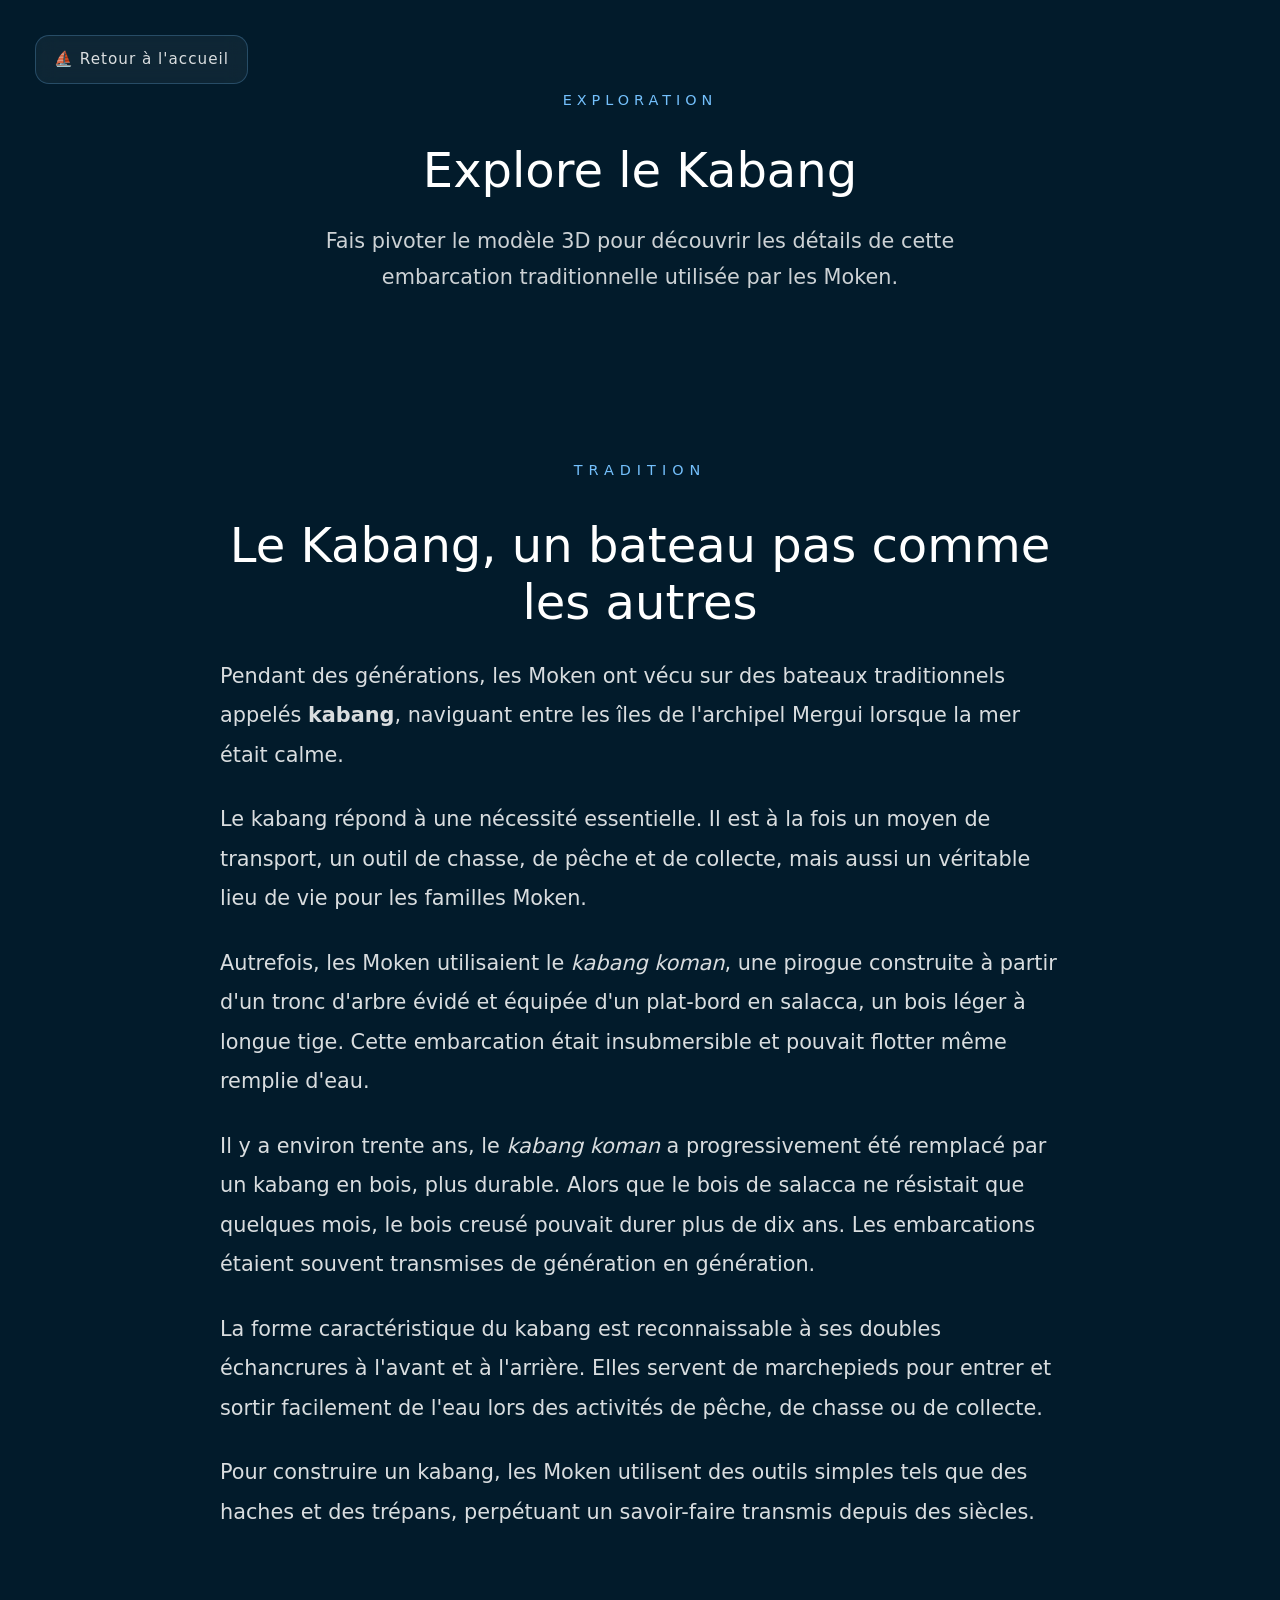
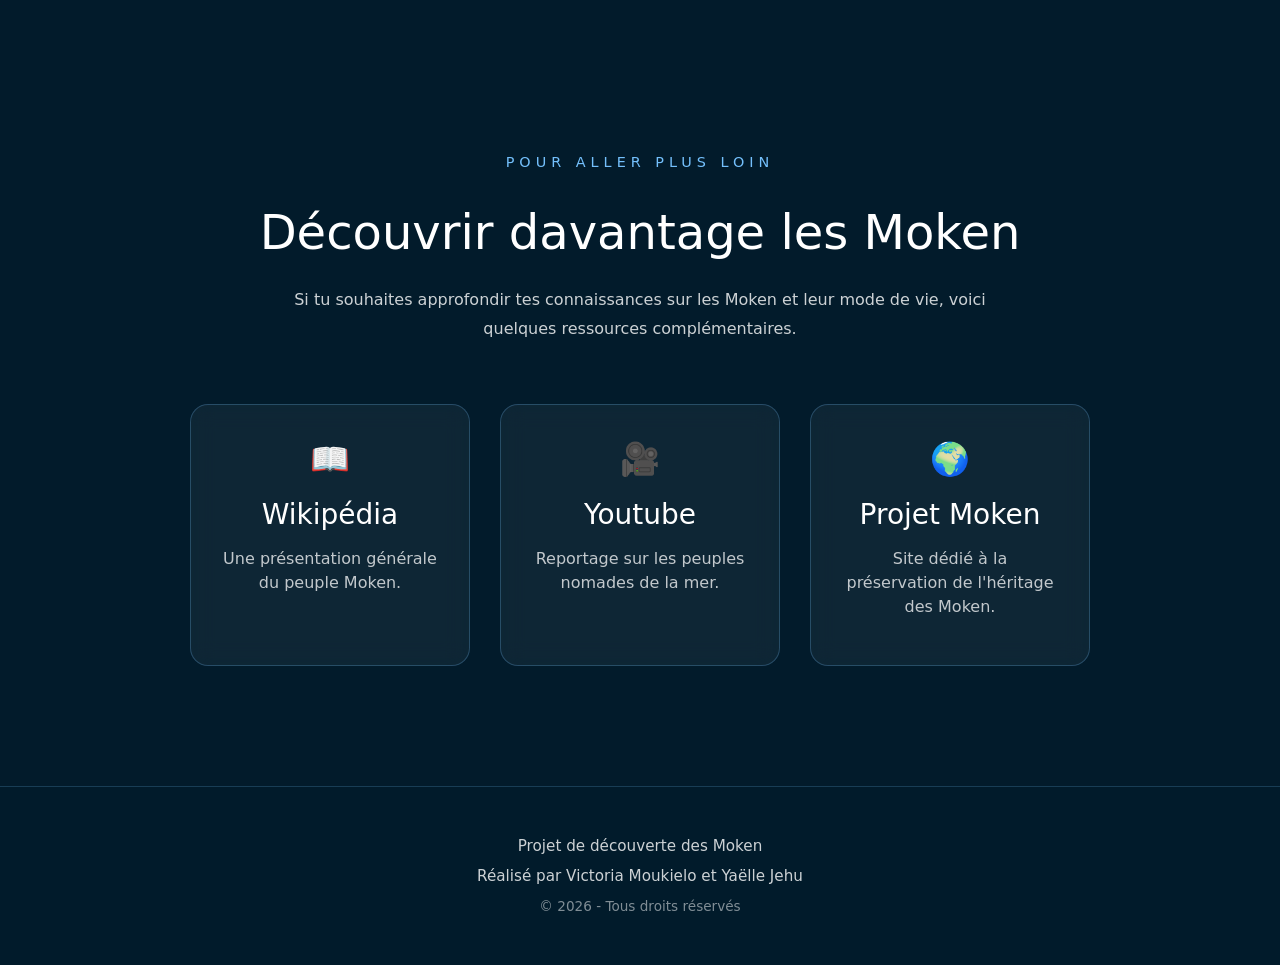
<file: model.html>
<!DOCTYPE html>
<html lang="fr">

<head>
    <meta charset="UTF-8">
    <meta name="viewport" content="width=device-width, initial-scale=1.0">
    <link href="style.css" rel="stylesheet" >
    <link href="https://cdn.jsdelivr.net/npm/bootstrap@5.3.3/dist/css/bootstrap.min.css" rel="stylesheet"
        integrity="sha384-QWTKZyjpPEjISv5WaRU9OFeRpok6YctnYmDr5pNlyT2bRjXh0JMhjY6hW+ALEwIH" crossorigin="anonymous">
    <title>Le Kabang</title>
</head>

<body class="fond-bleu2">

    <a href="index.html" class="back-home">
    ⛵ Retour à l'accueil
</a>
    <section class="hero-kabang">

    <span class="section-tag-kabang">EXPLORATION</span>

    <h1>Explore le Kabang</h1>

   <p>
        Fais pivoter le modèle 3D pour découvrir les détails
        de cette embarcation traditionnelle utilisée par les Moken.
    </p>

</section>


    <div style="margin-bottom: 100px;">
        <div>
            <main>
                <div id="container3D"> </div>
            </main>



            <script type="module" src="main.js"></script>

        </div>
        <div class="kabang-text">
<div class="titre-kabang">
    <span class="hero-tag">TRADITION</span>

    <h2>Le Kabang, un bateau pas comme les autres</h2>
</div>

    <p>
        Pendant des générations, les Moken ont vécu sur des bateaux traditionnels appelés <strong>kabang</strong>,
        naviguant entre les îles de l'archipel Mergui lorsque la mer était calme.
    </p>

    <p>
        Le kabang répond à une nécessité essentielle. Il est à la fois un moyen de transport,
        un outil de chasse, de pêche et de collecte, mais aussi un véritable lieu de vie pour les familles Moken.
    </p>

    <p>
        Autrefois, les Moken utilisaient le <em>kabang koman</em>, une pirogue construite à partir d'un tronc
        d'arbre évidé et équipée d'un plat-bord en salacca, un bois léger à longue tige.
        Cette embarcation était insubmersible et pouvait flotter même remplie d'eau.
    </p>

    <p>
        Il y a environ trente ans, le <em>kabang koman</em> a progressivement été remplacé par un kabang en bois,
        plus durable. Alors que le bois de salacca ne résistait que quelques mois,
        le bois creusé pouvait durer plus de dix ans. Les embarcations étaient souvent transmises
        de génération en génération.
    </p>

    <p>
        La forme caractéristique du kabang est reconnaissable à ses doubles échancrures à l'avant et à l'arrière.
        Elles servent de marchepieds pour entrer et sortir facilement de l'eau lors des activités de pêche,
        de chasse ou de collecte.
    </p>

    <p>
        Pour construire un kabang, les Moken utilisent des outils simples tels que des haches et des trépans,
        perpétuant un savoir-faire transmis depuis des siècles.
    </p>

</div>

    </div>

    <section class="more-section">

    <span class="section-tag">POUR ALLER PLUS LOIN</span>

    <h2>Découvrir davantage les Moken</h2>

    <p class="more-intro">
        Si tu souhaites approfondir tes connaissances sur les Moken et leur mode de vie,
        voici quelques ressources complémentaires.
    </p>

    <div class="resource-grid">

        <a href="https://fr.wikipedia.org/wiki/Moken_(peuple)" target="_blank" class="resource-card">
            <span>📖</span>
            <h3>Wikipédia</h3>
            <p>Une présentation générale du peuple Moken.</p>
        </a>

        <a href="https://www.youtube.com/watch?v=JULzDamjUeM" target="_blank" class="resource-card">
            <span>🎥</span>
            <h3>Youtube</h3>
            <p>Reportage sur les peuples nomades de la mer.</p>
        </a>

        <a href="https://mokenalivemuseum.org/" target="_blank" class="resource-card">
            <span>🌍</span>
            <h3>Projet Moken</h3>
            <p>Site dédié à la préservation de l'héritage des Moken.</p>
        </a>

    </div>

</section>

<div id="footer-container"></div>

<script>
fetch("footer.html")
    .then(res => res.text())
    .then(data => {
        document.getElementById("footer-container").innerHTML = data;
    });
</script>

</body>

</html>
</file>
<file: style.css>
*{
    margin: 0px;
    padding:0px;
    }
@font-face{
    font-family: 'Inknut';
    src: url(fonts/inknut-antiqua/InknutAntiqua-Bold.ttf);

}
@font-face {
    font-family: 'Inria';
    src: url(fonts/Inria_Sans/InriaSans-Bold.ttf);
}

/*CSS BODY*/

.imagedefond{
    background-image: url('images/fond.jpg');
    background-size: cover;
    width: 100%; 
    height: 100vh;
    background-repeat: no-repeat;
    max-width: 100%;
    
    }

#title{
    color: white;
    text-align: center;
    font-size: 5em;
    padding-top: 200px;
    font-family: 'Inknut';
}

/*Image maps*/



.fond-bleu{
    background-color: #ade4ff;
    color: #ffffff;

    
}
path:hover{
   fill: rgb(138, 179, 255);
   cursor: pointer;
   transition:.3s;
    
}


/*css pour le svg*/
path{
    fill: #ffffff;
     
 }

svg{
    opacity:.9;
}

@media (max-width: 900px){

    svg{
        width: stretch;
    }

}

.fond-bleu2{
    background-color: #021B2B;
    
}

#maps{
    
    
    justify-content: center;
    
}

/*CSS Kabang*/
main{
    margin-top: 50px;
    display: flex;
    justify-content: center;
    align-items: center;
}
#font{
    font-family: 'Inknut';
    color: azure;
    margin-left: 110px;
}

#font2{
    font-family: 'Inria';
    color: azure;
    margin-left: 110px;
    margin-right: 110px;
    text-align: justify;
    padding-bottom: 100px;
    font-size: 1.5em;
}
/*CSS de la nav*/
#nav{
    padding-top:  15px;
    margin-left: 15px;
    width: 50px;
}


.hero{
    position:relative;
    height:100vh;
    overflow:hidden;
}

.hero video{
    position:absolute;
    top:0;
    left:0;
    width:100%;
    height:100%;
    object-fit:cover;
}

.overlay{
    position:absolute;
    inset:0;
    background:rgba(0,0,0,0.35);
}

.hero-content{
    position:relative;
    z-index:2;

    height:100%;
    display:flex;
    flex-direction:column;
    justify-content:center;
    align-items:center;

    color:white;
    text-align:center;
    
}

.hero-content h1{
    font-size:7rem;
    font-weight:700;
    letter-spacing:10px;
    text-transform:uppercase;
}

@media (max-width: 900px){

    .hero-content h1{
    font-size:5rem;
    font-weight:700;
    letter-spacing:10px;
    text-transform:uppercase;
    }

}

.hero-content p{
    font-size:1.5rem;
    margin-top:15px;
}

.hero-content h1{
    opacity:0;
    transform:translateY(50px);
    animation:fadeUp 1.5s ease forwards;
}

.hero-content p{
    opacity:0;
    transform:translateY(50px);
    animation:fadeUp 1.5s ease forwards;
    animation-delay:.5s;
}

@keyframes fadeUp{
    to{
        opacity:1;
        transform:translateY(0);
    }
}

.hero-content h1{
    animation:
        fadeUp 1.5s ease forwards,
        floatText 4s ease-in-out infinite;
}

@keyframes floatText{
    0%{
        transform:translateY(0);
    }
    50%{
        transform:translateY(-8px);
    }
    100%{
        transform:translateY(0);
    }
}

.hero-btn{
    margin-top:30px;
    padding:12px 70px;

    border:1px solid rgba(255,255,255,.7);
    color:white;

    text-decoration:none;
    border-radius:50px;


    background:rgba(255,255,255,0.08);

    backdrop-filter:blur(10px);
    -webkit-backdrop-filter:blur(10px);

    transition:all .3s ease;
    font-weight: 500;
}

.hero-btn:hover{
    background:white;
    color:#021B2B;
    font-weight: 700;
}


.intro{
    min-height:80vh;

    display:grid;
    grid-template-columns:1fr 2fr;
    gap:80px;
    background-color: #021B2B;
    align-items:center;
    box-sizing: content-box !important;
    padding:120px 10%;
}
@media (max-width: 900px){

    .intro{
        grid-template-columns: 1fr;
        gap: 40px;
        text-align: center;
    }

}

.intro-image img{
    width:100%;
    border-radius:20px;
}

.intro-content  h2{
    font-size:3rem;
    color:white;
    margin-bottom:25px;
    padding-top: 15px;
}



.intro-content p{
    font-size:1.15rem;
    line-height:1.9;
    color:rgba(255,255,255,.8);
    max-width: 650px;
}

.section-tag{
    color:#74C0FC;
    text-transform:uppercase;
    letter-spacing:3px;
}

#img-mok{
    width: 400px;
    filter: contrast(1.1) brightness(1.05);
}

@media (max-width: 900px){

    #img-mok{
         width: 300px;
    filter: contrast(1.1) brightness(1.05);
    }

}

/* Bouton pour ramener vers la carte*/

.challenge-link{
    display:inline-block;
    margin-top:25px;
    border: #ffffff 2px solid;
    border-radius: 50px;
    padding: 10px 26px;
    color:#74C0FC;
    text-decoration:none;

    font-size:1.1rem;
    font-weight:500;
    letter-spacing:1px;

    transition:all .3s ease;
}

.challenge-link:hover{
    transform:translateX(8px);
    color:white;
}


.challenge-box{
    margin-top:35px;
    padding:30px;

    border-left:3px solid #74C0FC;

    background:rgba(255,255,255,0.03);

    border-radius:12px;
    width: fit-content;
    max-width: 700px;
}

.challenge-box p{
    color:rgba(255,255,255,.8);
    margin-bottom:10px;
}

.challenge-box h3{
    font-size:1.4rem;
    color:white;
    margin-bottom:5px;
}
.section-tag{
    color:#74C0FC;
    letter-spacing:4px;
    text-transform:uppercase;
}

.challenge-section{
   background-color: #021B2B; 
   text-align: center;

}

.challenge-section h2{
    font-size:3rem;
    color:white;
    margin-bottom:25px;
    padding-top: 15px;
}

.challenge-section p{
    font-size:1.15rem;
    color:white;
   
}

#tooltip{
    position:fixed;

    padding:8px 14px;

    background:rgba(0,0,0,.8);
    color:white;

    border-radius:10px;

    pointer-events:none;

    opacity:0;

    transition:.2s;

    z-index:999;
}

.indice-container{
    margin-top: 40px;
    display: flex;
    justify-content: center;
    perspective: 1000px;
}

.indice-card{
    width: 300px;
    height: 80px;
    position: relative;
    transform-style: preserve-3d;
    transition: transform .8s;
    cursor: pointer;
    border-left:3px solid #74C0FC;
    border-radius: 16px;
}

.indice-container:hover .indice-card{
    transform: rotateX(180deg);
}

.indice-face{
    position: absolute;
    width: 100%;
    height: 100%;

    display: flex;
    justify-content: center;
    align-items: center;

    border-radius: 16px;

    backface-visibility: hidden;

    background: rgba(255,255,255,.05);
    border: 1px solid rgba(116,192,252,.3);
    backdrop-filter: blur(12px);

    color: white;
    font-size: 1rem;
    text-align: center;

    box-shadow:
        0 0 20px rgba(0,0,0,.3),
        inset 0 0 10px rgba(255,255,255,.05);
}

.indice-front{
    letter-spacing: 2px;
    text-transform: uppercase;
}

.indice-back{
    transform: rotateX(180deg);
    padding: 15px;
    line-height: 1.4;
}

.footer{
    background-color: #021b2be3;
    

    border-top: 1px solid rgba(116,192,252,.2);

    padding: 40px 20px;

    text-align: center;

    color: rgba(255,255,255,.8);

    font-size: .95rem;
}

.footer p{
    margin: 8px 0;
}

.footer-copy{
    margin-top: 20px;
    color: rgba(255,255,255,.5);
    font-size: .85rem;
}

.hero-kabang{
    text-align: center;
    padding: 90px 20px 35px;
    color: white;
}

.hero-tag{
    display: block;
    margin-bottom: 20px;

    font-size: .9rem;
    letter-spacing: 6px;
    text-transform: uppercase;

    color: #74c0fc;
}

.hero-kabang h1{
    font-size:3rem;
    color:white;
    margin-bottom:25px;
    padding-top: 15px;
}

.hero-kabang p{
    max-width: 700px;
    margin: auto;
    margin-bottom: 0px;

    font-size: 1.3rem;
    line-height: 1.7;

    color: rgba(255,255,255,.8);
}

.kabang-text{
    max-width: 900px;
    margin: auto;
    margin-top: 80px;
    padding: 0 30px;
    color: white;
}

.section-tag{
    display: block;
    
    margin-bottom: 15px;

    color: #74c0fc;
    letter-spacing: 5px;
    font-size: .9rem;
}

.kabang-text h2{
    
    font-size: clamp(2.2rem, 5vw, 3.5rem);
    margin-bottom: 40px;
}

.kabang-text p{
    font-size: 1.3rem;
    line-height: 1.9;
    color: rgba(255,255,255,.85);
    margin-bottom: 25px;
}

.kabang-text .intro{
    font-size: 1.3rem;
    line-height: 1.8;
    text-align: center;

    color: white;

    max-width: 800px;
    margin: 0 auto 50px auto;
}

.titre-kabang{
    text-align: center;
    
}

.titre-kabang h2{
    font-size:3rem;
    color:white;
    margin-bottom:25px;
    padding-top: 15px;

}

.more-section h2{
    font-size:3rem;
    color:white;
    margin-bottom:25px;
    padding-top: 15px;
}
.section-tag-kabang{
    display: block;
    text-align: center;
    margin-bottom: 15px;

    color: #74c0fc;
    letter-spacing: 5px;
    font-size: .9rem;
}

.back-home{
    position: absolute;
    top: 35px;
    left: 35px;

    display: inline-flex;
    align-items: center;
    gap: 10px;

    padding: 12px 18px;

    color: rgba(255,255,255,.85);
    text-decoration: none;
    font-size: .95rem;
    letter-spacing: 1px;

    background: rgba(255,255,255,.05);
    border: 1px solid rgba(116,192,252,.25);
    border-radius: 14px;

    backdrop-filter: blur(10px);

    transition:
        transform .3s ease,
        background .3s ease,
        border-color .3s ease,
        color .3s ease,
        box-shadow .3s ease;
}

@media (max-width: 768px){

    .back-home{
        left: 50%;
        transform: translateX(-50%);
        margin-bottom: 25px;
    }

}
.back-home:hover{
    color: white;

    background: rgba(116,192,252,.12);

    border-color: rgba(116,192,252,.5);

    transform: translateY(-2px);

    
}
.more-section{
    padding: 120px 20px;
    text-align: center;
}

.more-intro{
    max-width: 700px;
    margin: 20px auto 60px;
    color: rgba(255,255,255,.8);
    line-height: 1.8;
}

.resource-grid{
    display: flex;
    justify-content: center;
    gap: 30px;
    flex-wrap: wrap;
}

.resource-card{
    width: 280px;

    padding: 30px;

    text-decoration: none;
    color: white;

    background: rgba(255,255,255,.05);

    border: 1px solid rgba(116,192,252,.25);

    border-radius: 18px;

    backdrop-filter: blur(12px);

    transition: .3s;
}

.resource-card span{
    font-size: 2rem;
}

.resource-card h3{
    margin: 15px 0;
}

.resource-card p{
    color: rgba(255,255,255,.75);
}

.resource-card:hover{
    transform: translateY(-6px);

    border-color: rgba(116,192,252,.6);

    
}
</file>
